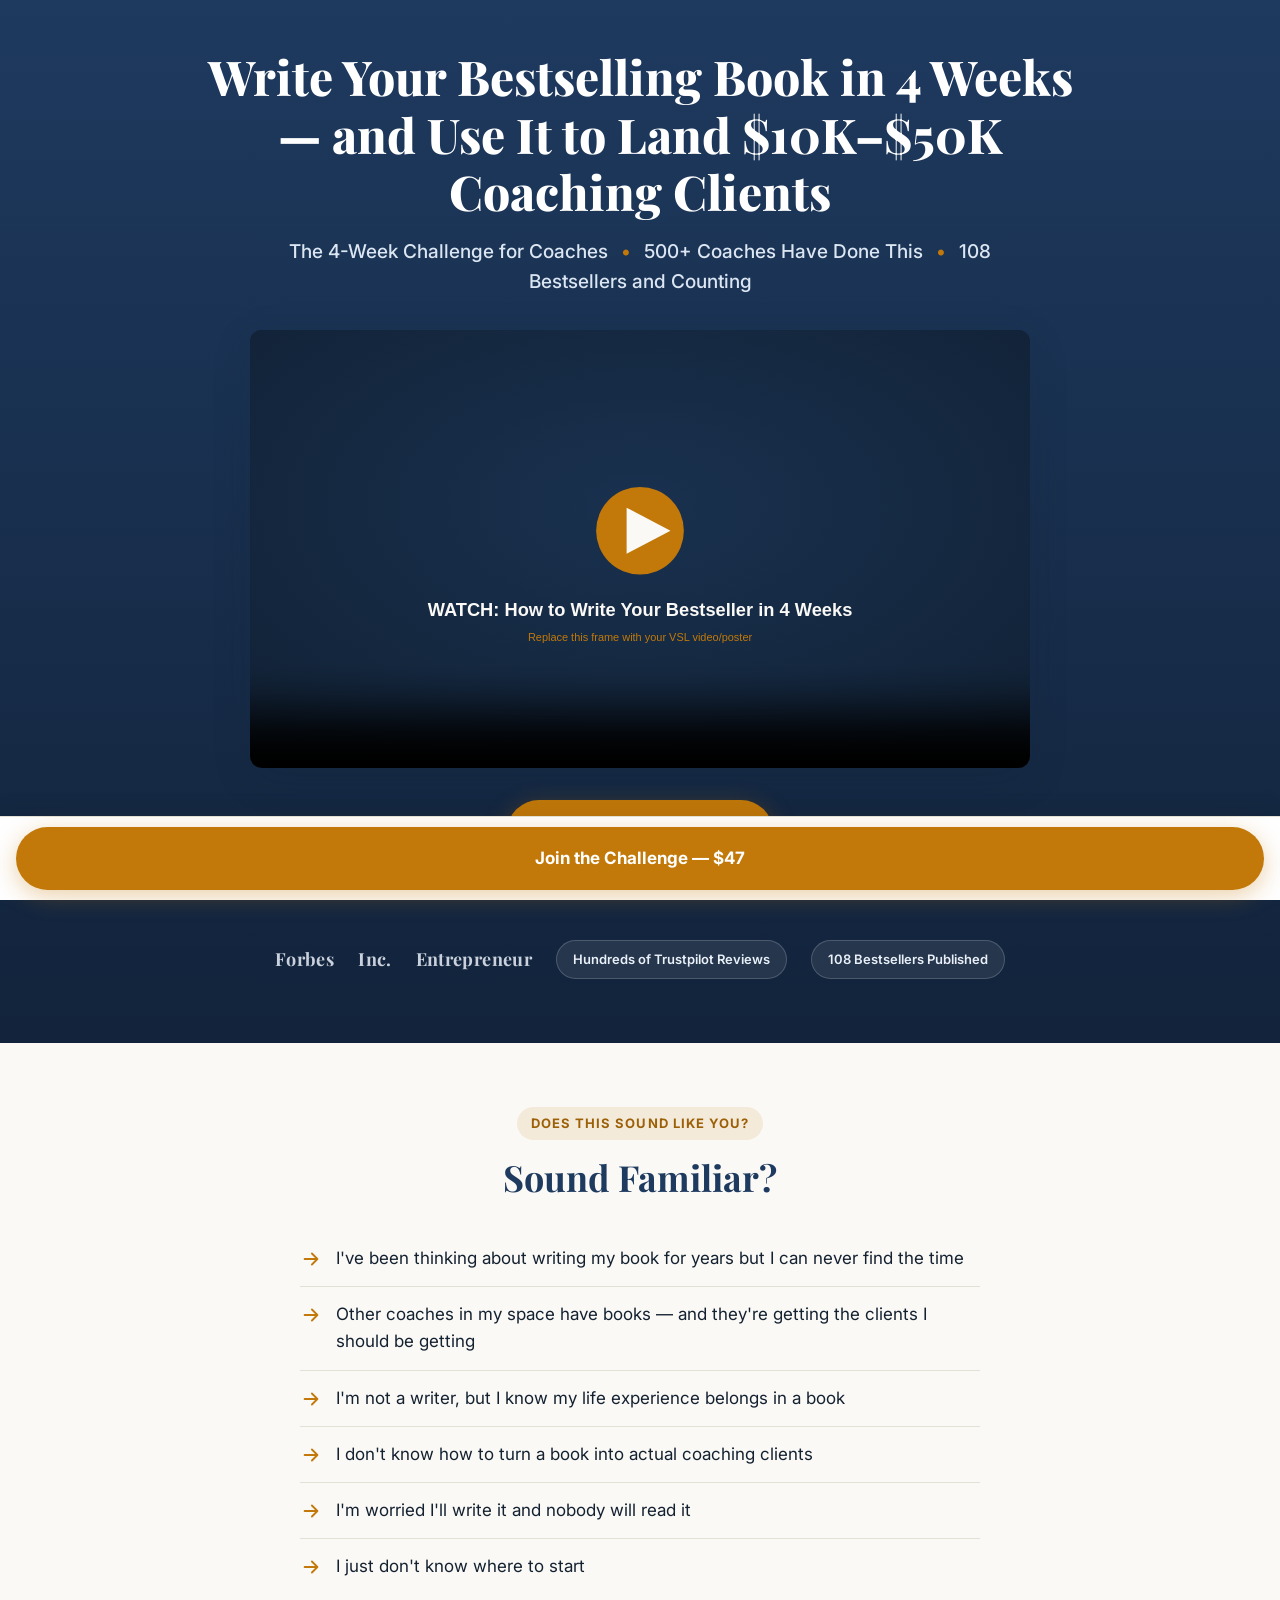
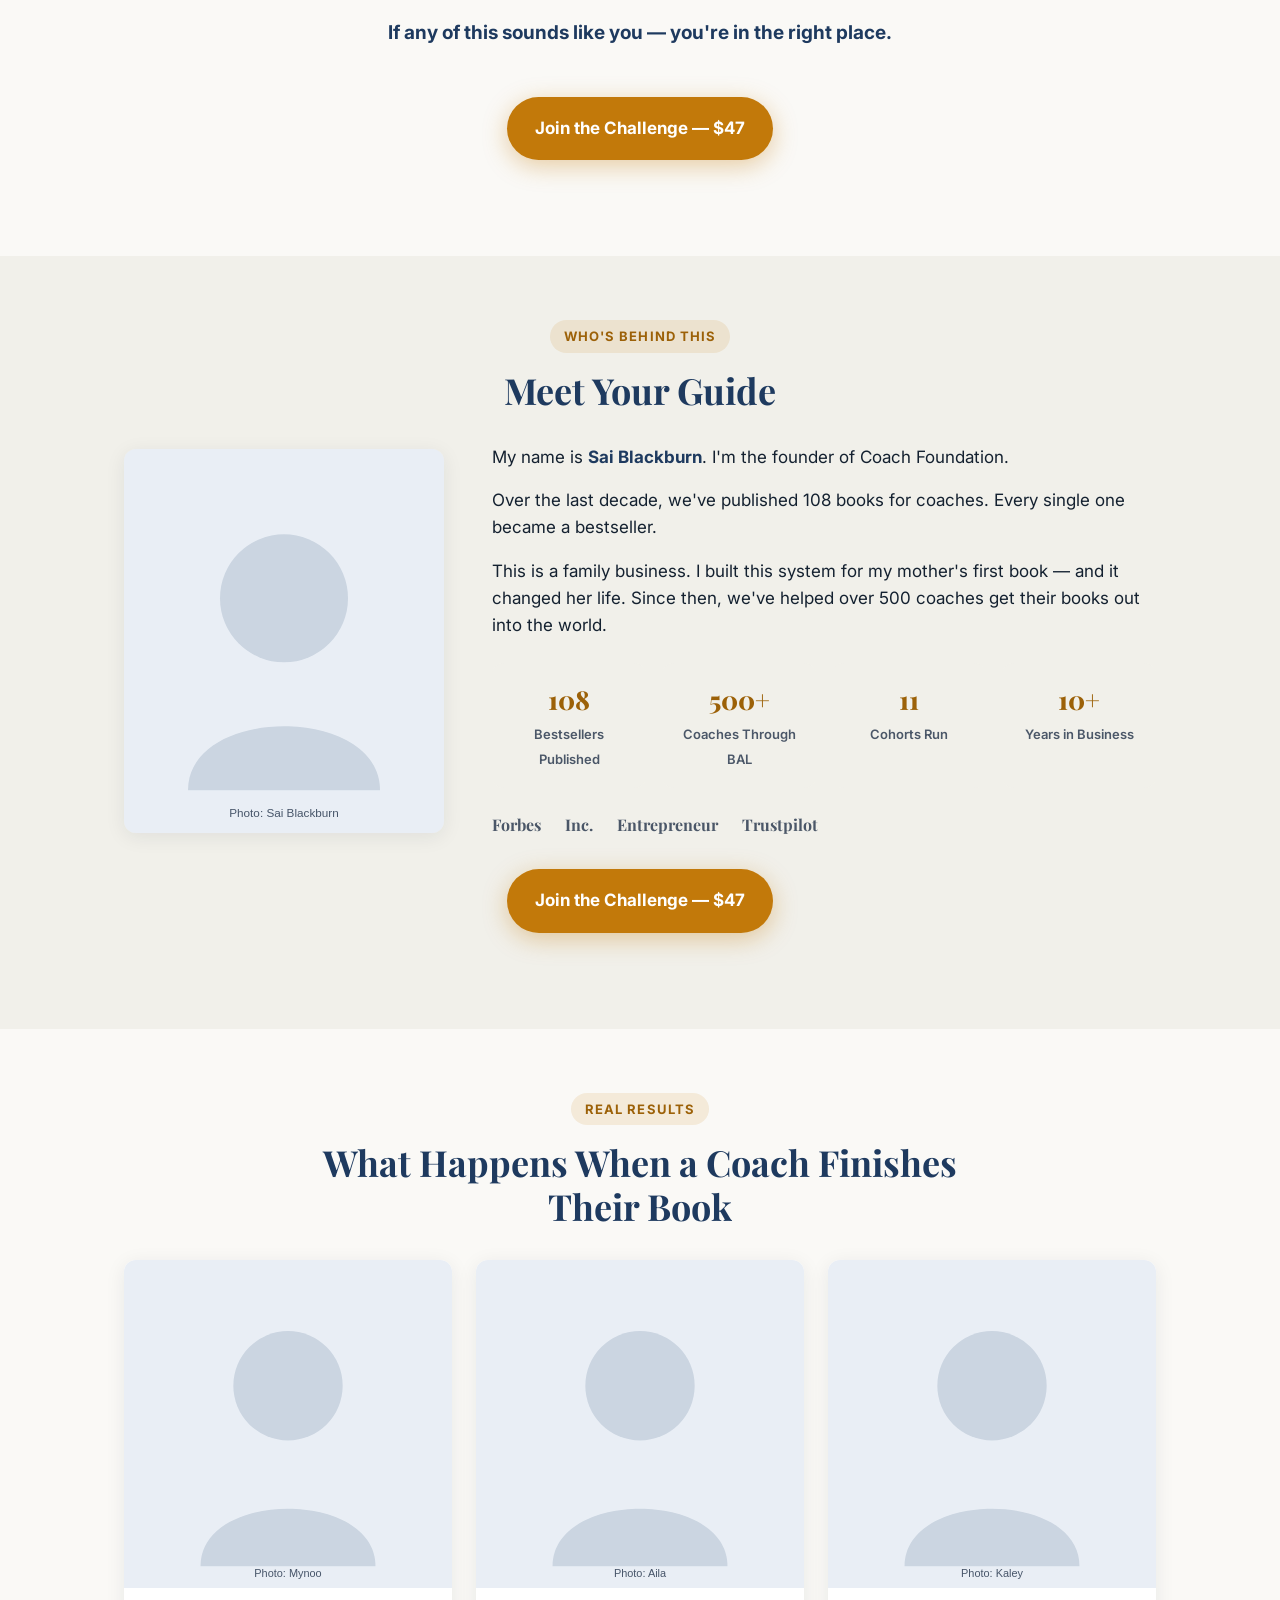
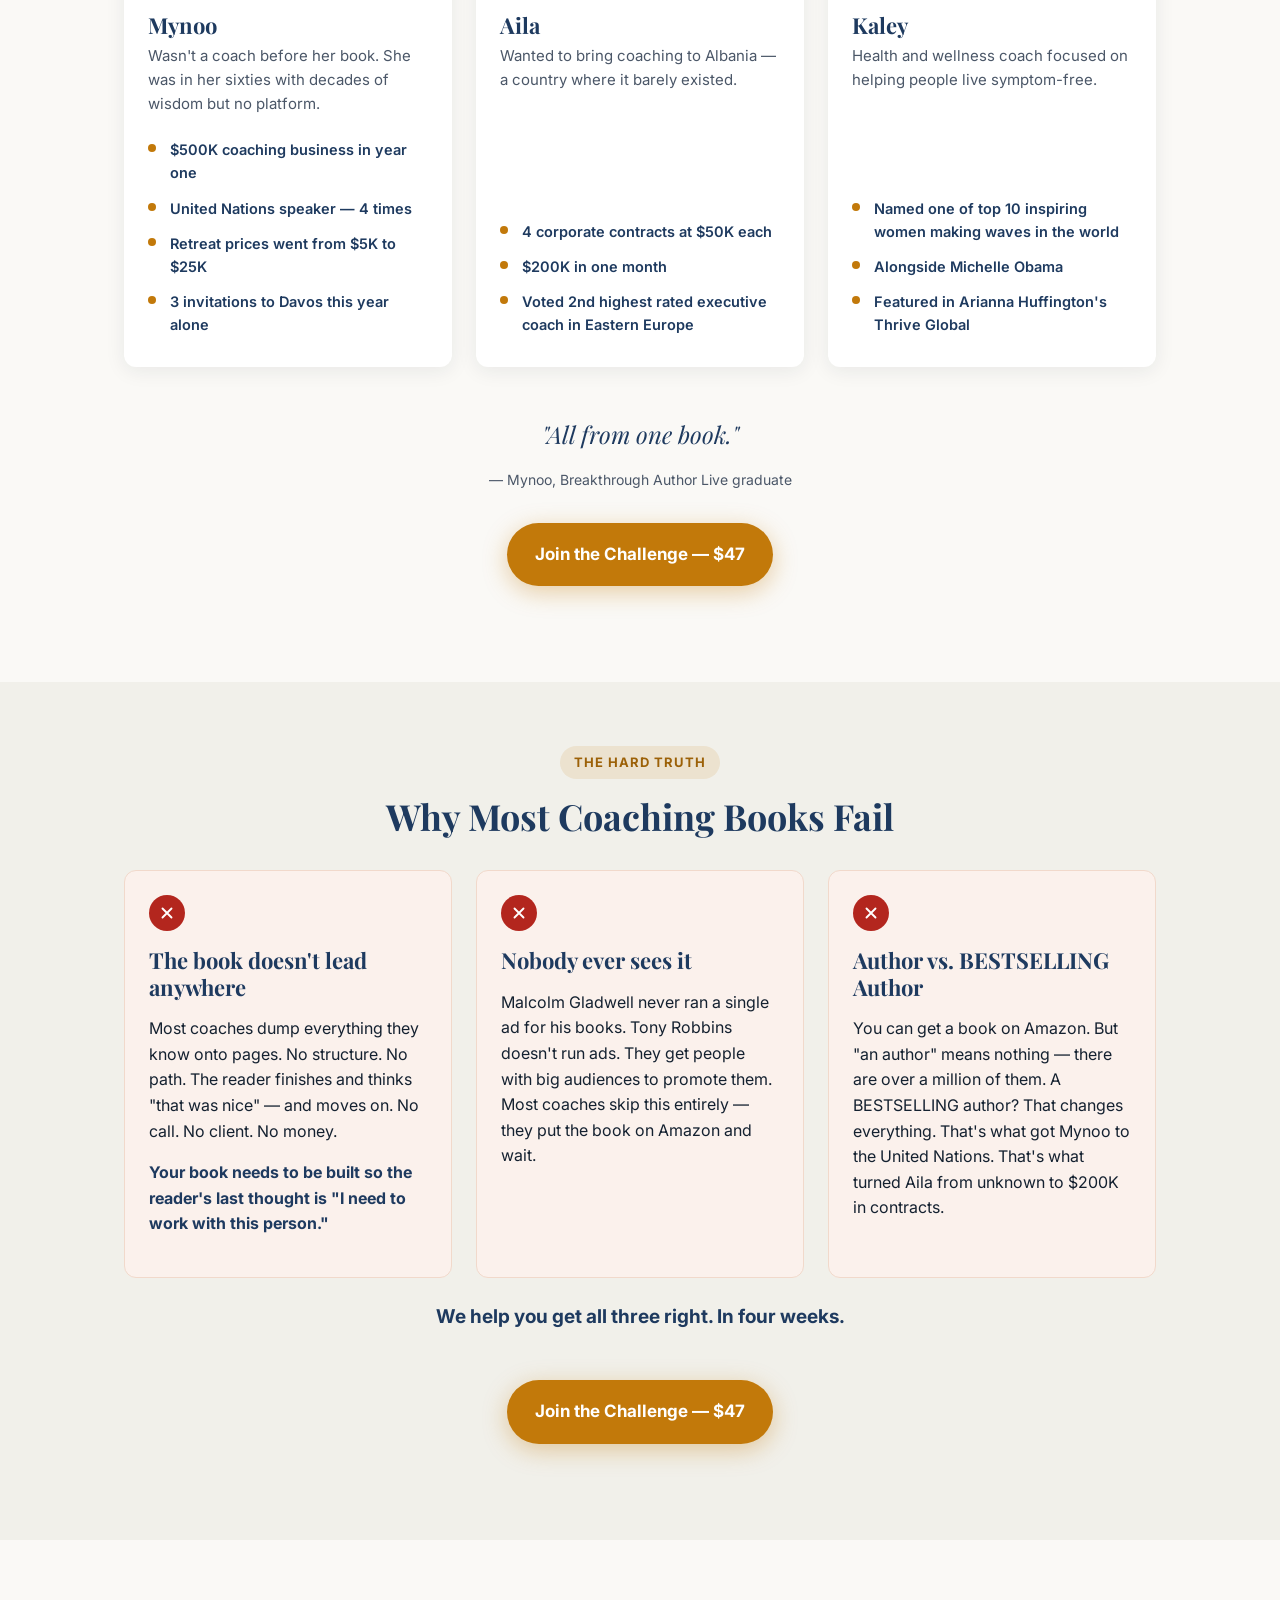
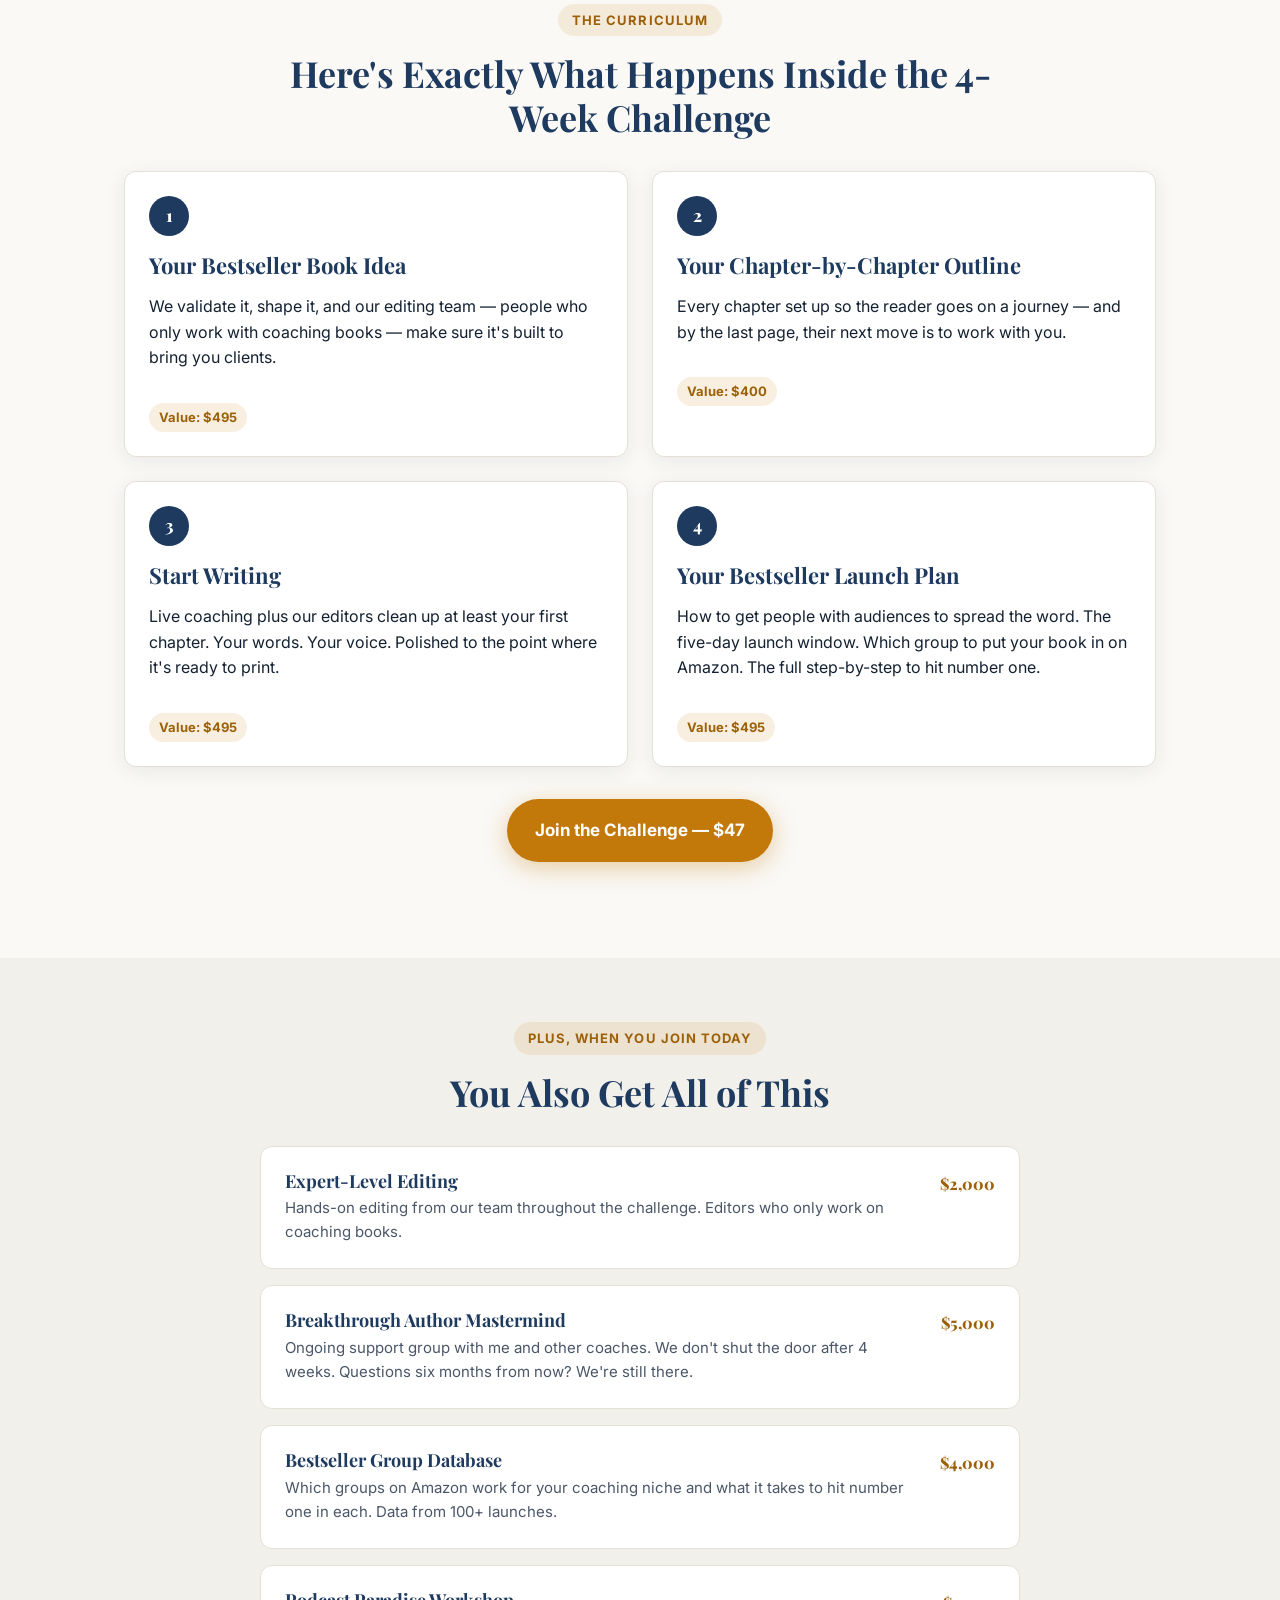
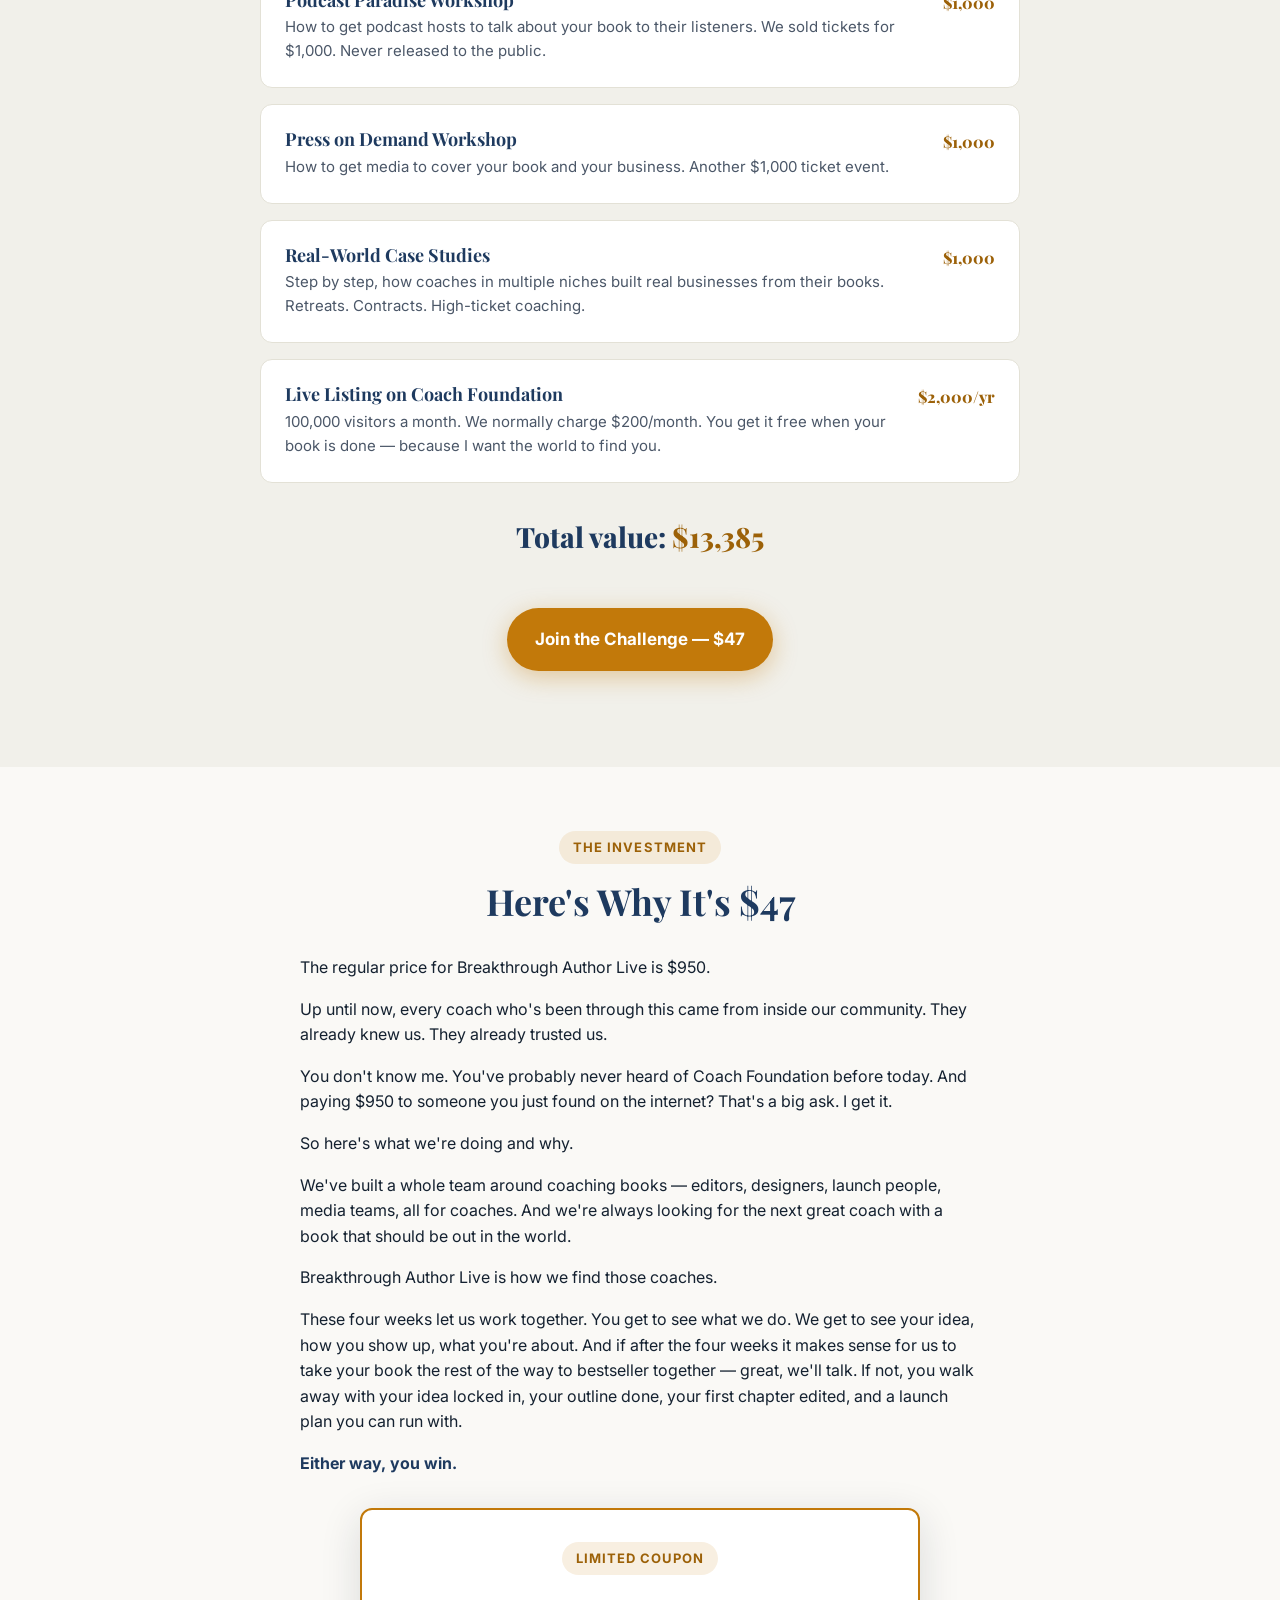
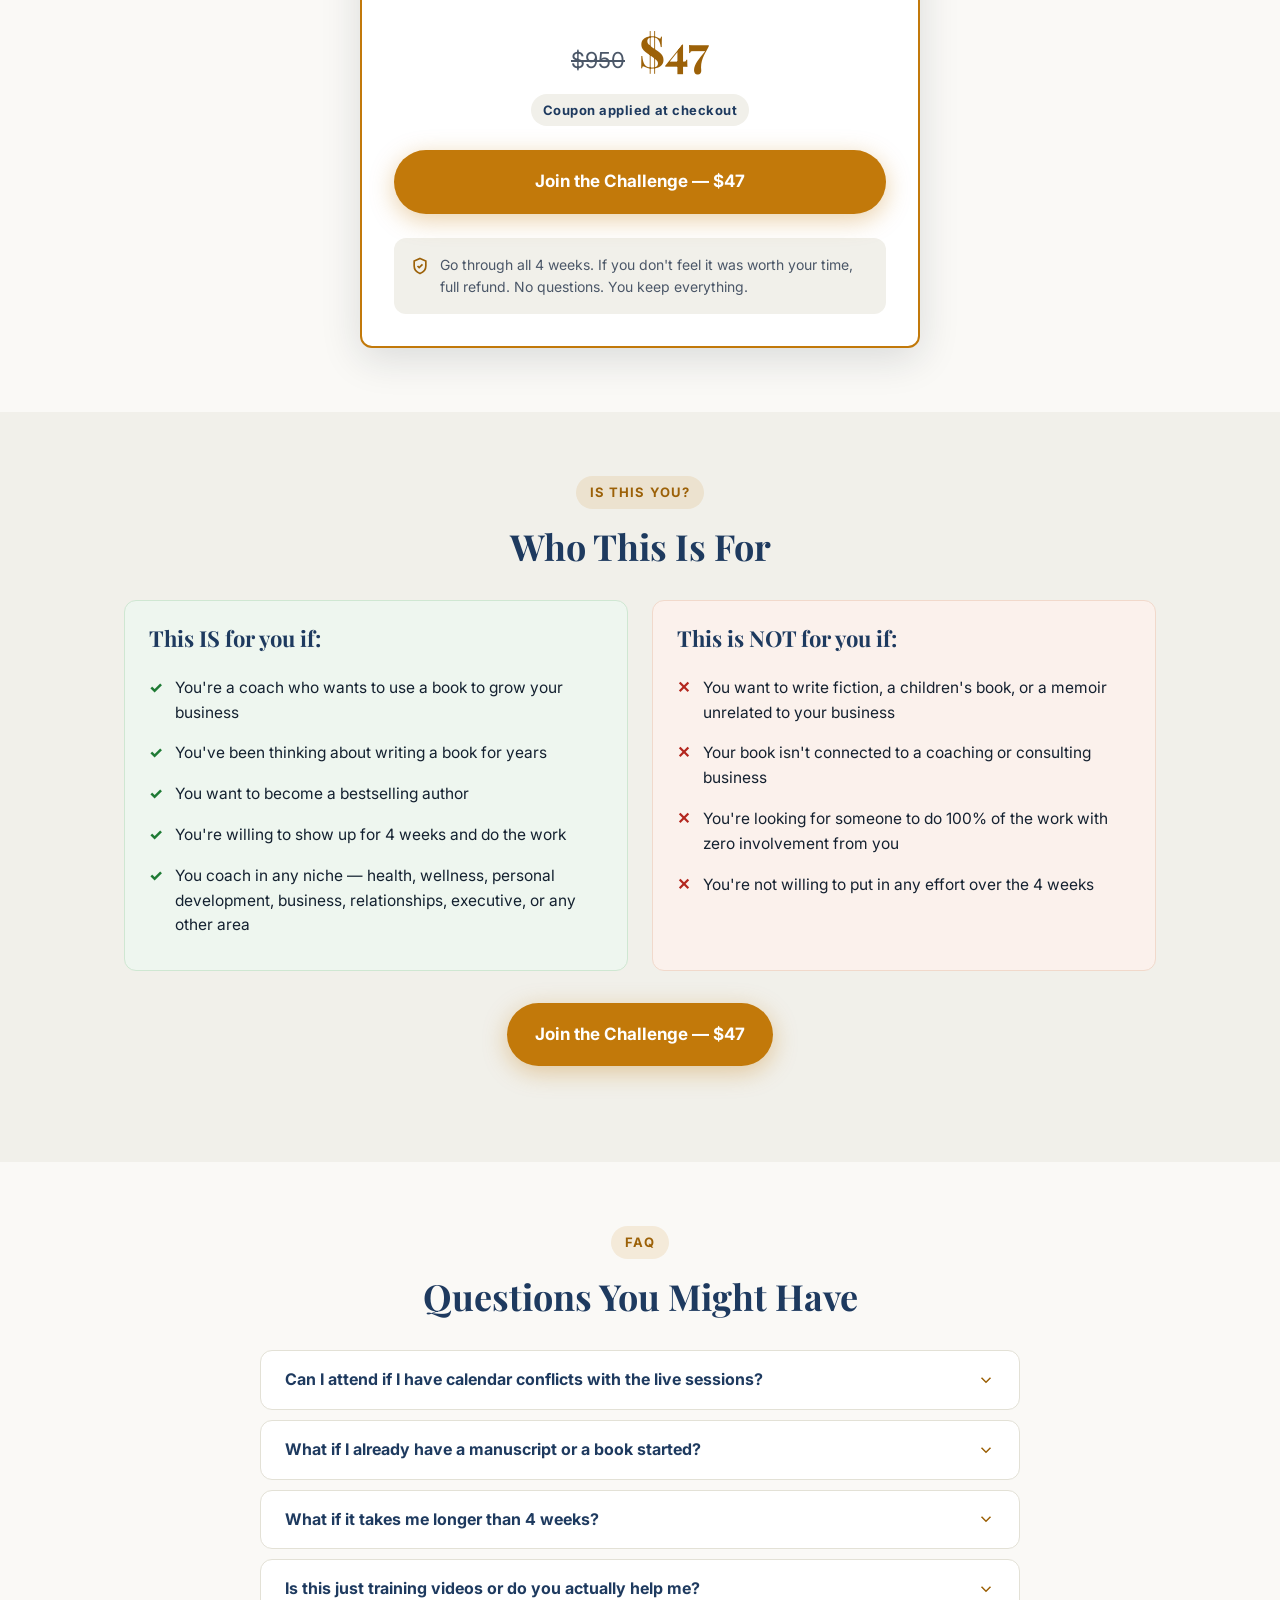
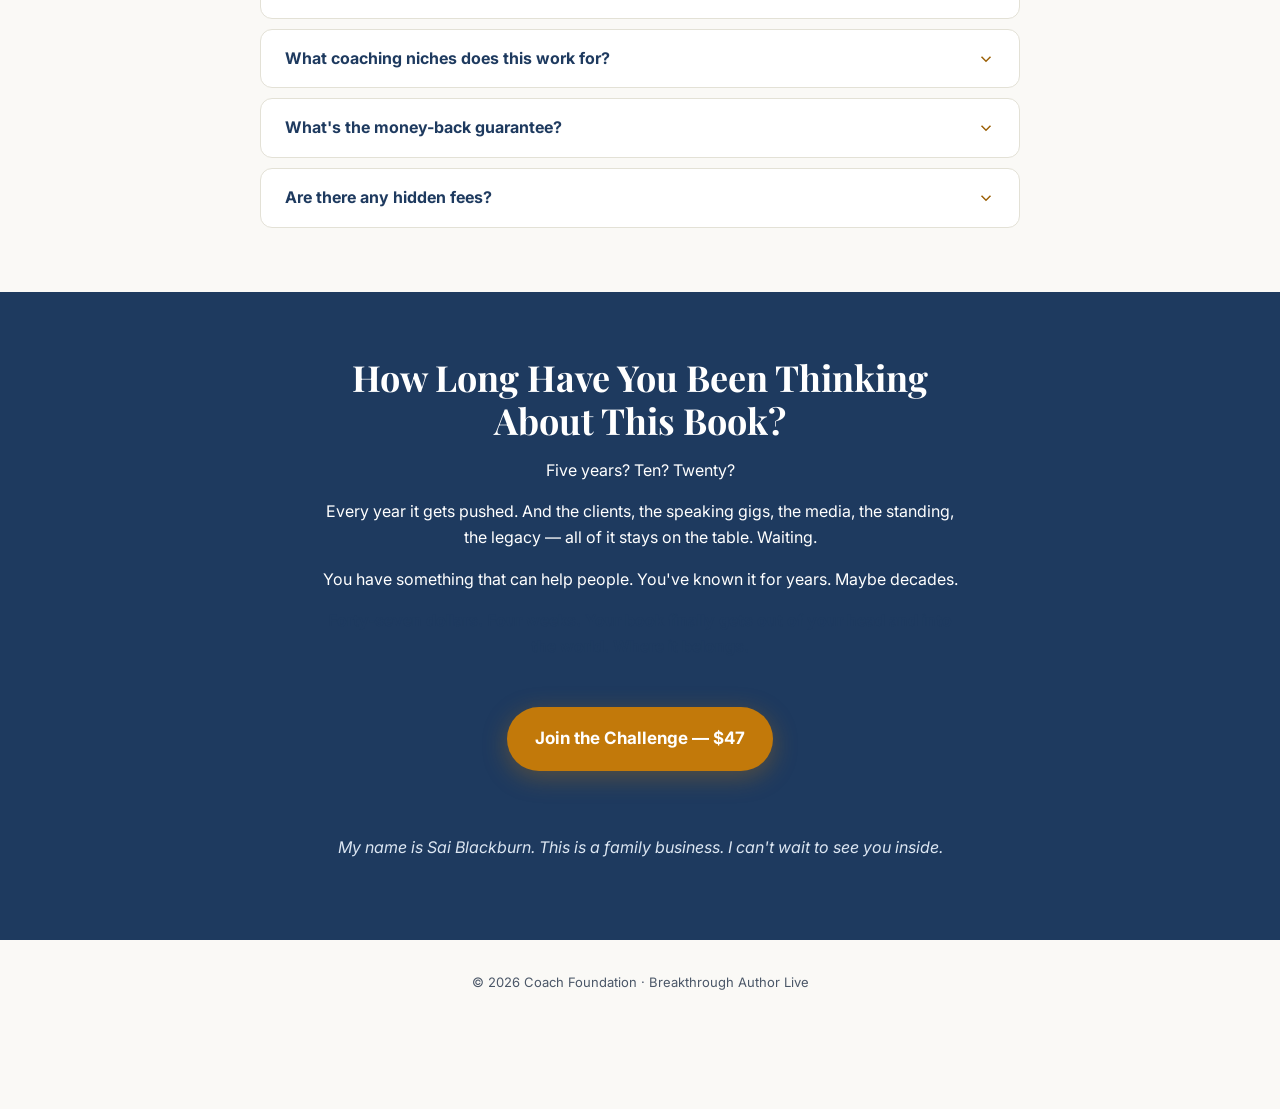
<file: index.html>
<!DOCTYPE html>
<html lang="en">
<head>
<meta charset="UTF-8">
<meta name="viewport" content="width=device-width, initial-scale=1">
<title>Breakthrough Author Live — Write Your Bestseller in 4 Weeks</title>
<meta name="description" content="The 4-Week Challenge for Coaches. Write your bestselling book and use it to land $10K-$50K coaching clients.">
<link rel="stylesheet" href="style.css">
</head>
<body>

<!-- ================= HERO ================= -->
<header class="hero">
  <div class="container">
    <h1>Write Your Bestselling Book in 4 Weeks — and Use It to Land $10K&ndash;$50K Coaching Clients</h1>
    <p class="sub">The 4-Week Challenge for Coaches <span class="dot">&bull;</span> 500+ Coaches Have Done This <span class="dot">&bull;</span> 108 Bestsellers and Counting</p>

    <div class="video-frame">
      <video controls muted playsinline poster="assets/hero-poster.svg">
        <!-- Replace with your real VSL (~15 min) -->
        <source src="" type="video/mp4">
        Your browser doesn't support embedded video. <a href="assets/hero-poster.svg">View poster</a>.
      </video>
    </div>

    <a href="checkout.html" class="btn btn-primary" data-cta="buy">Join the Challenge — $47</a>
    <span class="btn-sub">Regularly $950 &middot; Instantly $47 with your coupon code</span>

    <div class="trust-bar" aria-label="As seen in">
      <span class="logo-pill">Forbes</span>
      <span class="logo-pill">Inc.</span>
      <span class="logo-pill">Entrepreneur</span>
      <span class="stat-pill">Hundreds of Trustpilot Reviews</span>
      <span class="stat-pill">108 Bestsellers Published</span>
    </div>
  </div>
</header>

<!-- ================= SOUND FAMILIAR ================= -->
<section>
  <div class="container">
    <div class="section-head">
      <span class="eyebrow">Does this sound like you?</span>
      <h2>Sound Familiar?</h2>
    </div>
    <ul class="familiar-list">
      <li>
        <svg width="22" height="22" viewBox="0 0 24 24" fill="none" stroke="currentColor" stroke-width="2" stroke-linecap="round" stroke-linejoin="round" aria-hidden="true"><path d="M5 12h14M13 6l6 6-6 6"/></svg>
        <span>I've been thinking about writing my book for years but I can never find the time</span>
      </li>
      <li>
        <svg width="22" height="22" viewBox="0 0 24 24" fill="none" stroke="currentColor" stroke-width="2" stroke-linecap="round" stroke-linejoin="round" aria-hidden="true"><path d="M5 12h14M13 6l6 6-6 6"/></svg>
        <span>Other coaches in my space have books &mdash; and they're getting the clients I should be getting</span>
      </li>
      <li>
        <svg width="22" height="22" viewBox="0 0 24 24" fill="none" stroke="currentColor" stroke-width="2" stroke-linecap="round" stroke-linejoin="round" aria-hidden="true"><path d="M5 12h14M13 6l6 6-6 6"/></svg>
        <span>I'm not a writer, but I know my life experience belongs in a book</span>
      </li>
      <li>
        <svg width="22" height="22" viewBox="0 0 24 24" fill="none" stroke="currentColor" stroke-width="2" stroke-linecap="round" stroke-linejoin="round" aria-hidden="true"><path d="M5 12h14M13 6l6 6-6 6"/></svg>
        <span>I don't know how to turn a book into actual coaching clients</span>
      </li>
      <li>
        <svg width="22" height="22" viewBox="0 0 24 24" fill="none" stroke="currentColor" stroke-width="2" stroke-linecap="round" stroke-linejoin="round" aria-hidden="true"><path d="M5 12h14M13 6l6 6-6 6"/></svg>
        <span>I'm worried I'll write it and nobody will read it</span>
      </li>
      <li>
        <svg width="22" height="22" viewBox="0 0 24 24" fill="none" stroke="currentColor" stroke-width="2" stroke-linecap="round" stroke-linejoin="round" aria-hidden="true"><path d="M5 12h14M13 6l6 6-6 6"/></svg>
        <span>I just don't know where to start</span>
      </li>
    </ul>
    <p class="familiar-close">If any of this sounds like you &mdash; you're in the right place.</p>
    <div class="buy-block">
      <a href="checkout.html" class="btn btn-primary" data-cta="buy">Join the Challenge — $47</a>
    </div>
  </div>
</section>

<!-- ================= CREDIBILITY / ABOUT ================= -->
<section class="section-alt">
  <div class="container">
    <div class="section-head">
      <span class="eyebrow">Who's behind this</span>
      <h2>Meet Your Guide</h2>
    </div>
    <div class="about-grid">
      <div class="about-photo">
        <img src="assets/author-photo.svg" alt="Sai Blackburn, founder of Coach Foundation">
      </div>
      <div class="about-copy">
        <p>My name is <strong>Sai Blackburn</strong>. I'm the founder of Coach Foundation.</p>
        <p>Over the last decade, we've published 108 books for coaches. Every single one became a bestseller.</p>
        <p>This is a family business. I built this system for my mother's first book &mdash; and it changed her life. Since then, we've helped over 500 coaches get their books out into the world.</p>
        <div class="stat-grid">
          <div class="stat-card"><span class="num">108</span><span class="label">Bestsellers Published</span></div>
          <div class="stat-card"><span class="num">500+</span><span class="label">Coaches Through BAL</span></div>
          <div class="stat-card"><span class="num">11</span><span class="label">Cohorts Run</span></div>
          <div class="stat-card"><span class="num">10+</span><span class="label">Years in Business</span></div>
        </div>
        <div class="badge-row">
          <span class="word">Forbes</span><span class="word">Inc.</span><span class="word">Entrepreneur</span><span class="word">Trustpilot</span>
        </div>
      </div>
    </div>
    <div class="buy-block">
      <a href="checkout.html" class="btn btn-primary" data-cta="buy">Join the Challenge — $47</a>
    </div>
  </div>
</section>

<!-- ================= CASE STUDIES ================= -->
<section>
  <div class="container">
    <div class="section-head">
      <span class="eyebrow">Real results</span>
      <h2>What Happens When a Coach Finishes Their Book</h2>
    </div>
    <div class="case-grid">
      <article class="case-card">
        <img src="assets/case-mynoo.svg" alt="Mynoo speaking at a United Nations podium">
        <div class="body">
          <h3>Mynoo</h3>
          <p class="desc">Wasn't a coach before her book. She was in her sixties with decades of wisdom but no platform.</p>
          <ul>
            <li>$500K coaching business in year one</li>
            <li>United Nations speaker &mdash; 4 times</li>
            <li>Retreat prices went from $5K to $25K</li>
            <li>3 invitations to Davos this year alone</li>
          </ul>
        </div>
      </article>
      <article class="case-card">
        <img src="assets/case-aila.svg" alt="Aila, executive coach based in Albania">
        <div class="body">
          <h3>Aila</h3>
          <p class="desc">Wanted to bring coaching to Albania &mdash; a country where it barely existed.</p>
          <ul>
            <li>4 corporate contracts at $50K each</li>
            <li>$200K in one month</li>
            <li>Voted 2nd highest rated executive coach in Eastern Europe</li>
          </ul>
        </div>
      </article>
      <article class="case-card">
        <img src="assets/case-kaley.svg" alt="Kaley, health and wellness coach">
        <div class="body">
          <h3>Kaley</h3>
          <p class="desc">Health and wellness coach focused on helping people live symptom-free.</p>
          <ul>
            <li>Named one of top 10 inspiring women making waves in the world</li>
            <li>Alongside Michelle Obama</li>
            <li>Featured in Arianna Huffington's Thrive Global</li>
          </ul>
        </div>
      </article>
    </div>
    <p class="pull-quote">"All from one book."<cite>&mdash; Mynoo, Breakthrough Author Live graduate</cite></p>
    <div class="buy-block">
      <a href="checkout.html" class="btn btn-primary" data-cta="buy">Join the Challenge — $47</a>
    </div>
  </div>
</section>

<!-- ================= WHERE COACHES GET IT WRONG ================= -->
<section class="section-alt">
  <div class="container">
    <div class="section-head">
      <span class="eyebrow">The hard truth</span>
      <h2>Why Most Coaching Books Fail</h2>
    </div>
    <div class="wrong-grid">
      <div class="wrong-card">
        <div class="x-icon">
          <svg width="18" height="18" viewBox="0 0 24 24" fill="none" stroke="currentColor" stroke-width="2.5" stroke-linecap="round" aria-hidden="true"><path d="M6 6l12 12M18 6L6 18"/></svg>
        </div>
        <h3>The book doesn't lead anywhere</h3>
        <p>Most coaches dump everything they know onto pages. No structure. No path. The reader finishes and thinks "that was nice" &mdash; and moves on. No call. No client. No money.</p>
        <p><strong>Your book needs to be built so the reader's last thought is "I need to work with this person."</strong></p>
      </div>
      <div class="wrong-card">
        <div class="x-icon">
          <svg width="18" height="18" viewBox="0 0 24 24" fill="none" stroke="currentColor" stroke-width="2.5" stroke-linecap="round" aria-hidden="true"><path d="M6 6l12 12M18 6L6 18"/></svg>
        </div>
        <h3>Nobody ever sees it</h3>
        <p>Malcolm Gladwell never ran a single ad for his books. Tony Robbins doesn't run ads. They get people with big audiences to promote them. Most coaches skip this entirely &mdash; they put the book on Amazon and wait.</p>
      </div>
      <div class="wrong-card">
        <div class="x-icon">
          <svg width="18" height="18" viewBox="0 0 24 24" fill="none" stroke="currentColor" stroke-width="2.5" stroke-linecap="round" aria-hidden="true"><path d="M6 6l12 12M18 6L6 18"/></svg>
        </div>
        <h3>Author vs. BESTSELLING Author</h3>
        <p>You can get a book on Amazon. But "an author" means nothing &mdash; there are over a million of them. A BESTSELLING author? That changes everything. That's what got Mynoo to the United Nations. That's what turned Aila from unknown to $200K in contracts.</p>
      </div>
    </div>
    <p class="wrong-close">We help you get all three right. In four weeks.</p>
    <div class="buy-block">
      <a href="checkout.html" class="btn btn-primary" data-cta="buy">Join the Challenge — $47</a>
    </div>
  </div>
</section>

<!-- ================= WEEK BY WEEK ================= -->
<section>
  <div class="container">
    <div class="section-head">
      <span class="eyebrow">The curriculum</span>
      <h2>Here's Exactly What Happens Inside the 4-Week Challenge</h2>
    </div>
    <div class="week-grid">
      <div class="week-card">
        <span class="week-num">1</span>
        <h3>Your Bestseller Book Idea</h3>
        <p>We validate it, shape it, and our editing team &mdash; people who only work with coaching books &mdash; make sure it's built to bring you clients.</p>
        <span class="value">Value: $495</span>
      </div>
      <div class="week-card">
        <span class="week-num">2</span>
        <h3>Your Chapter-by-Chapter Outline</h3>
        <p>Every chapter set up so the reader goes on a journey &mdash; and by the last page, their next move is to work with you.</p>
        <span class="value">Value: $400</span>
      </div>
      <div class="week-card">
        <span class="week-num">3</span>
        <h3>Start Writing</h3>
        <p>Live coaching plus our editors clean up at least your first chapter. Your words. Your voice. Polished to the point where it's ready to print.</p>
        <span class="value">Value: $495</span>
      </div>
      <div class="week-card">
        <span class="week-num">4</span>
        <h3>Your Bestseller Launch Plan</h3>
        <p>How to get people with audiences to spread the word. The five-day launch window. Which group to put your book in on Amazon. The full step-by-step to hit number one.</p>
        <span class="value">Value: $495</span>
      </div>
    </div>
    <div class="buy-block">
      <a href="checkout.html" class="btn btn-primary" data-cta="buy">Join the Challenge — $47</a>
    </div>
  </div>
</section>

<!-- ================= BONUS STACK ================= -->
<section class="section-alt">
  <div class="container">
    <div class="section-head">
      <span class="eyebrow">Plus, when you join today</span>
      <h2>You Also Get All of This</h2>
    </div>
    <div class="bonus-list">
      <div class="bonus-item">
        <div class="info"><h3>Expert-Level Editing</h3><p>Hands-on editing from our team throughout the challenge. Editors who only work on coaching books.</p></div>
        <span class="value">$2,000</span>
      </div>
      <div class="bonus-item">
        <div class="info"><h3>Breakthrough Author Mastermind</h3><p>Ongoing support group with me and other coaches. We don't shut the door after 4 weeks. Questions six months from now? We're still there.</p></div>
        <span class="value">$5,000</span>
      </div>
      <div class="bonus-item">
        <div class="info"><h3>Bestseller Group Database</h3><p>Which groups on Amazon work for your coaching niche and what it takes to hit number one in each. Data from 100+ launches.</p></div>
        <span class="value">$4,000</span>
      </div>
      <div class="bonus-item">
        <div class="info"><h3>Podcast Paradise Workshop</h3><p>How to get podcast hosts to talk about your book to their listeners. We sold tickets for $1,000. Never released to the public.</p></div>
        <span class="value">$1,000</span>
      </div>
      <div class="bonus-item">
        <div class="info"><h3>Press on Demand Workshop</h3><p>How to get media to cover your book and your business. Another $1,000 ticket event.</p></div>
        <span class="value">$1,000</span>
      </div>
      <div class="bonus-item">
        <div class="info"><h3>Real-World Case Studies</h3><p>Step by step, how coaches in multiple niches built real businesses from their books. Retreats. Contracts. High-ticket coaching.</p></div>
        <span class="value">$1,000</span>
      </div>
      <div class="bonus-item">
        <div class="info"><h3>Live Listing on Coach Foundation</h3><p>100,000 visitors a month. We normally charge $200/month. You get it free when your book is done &mdash; because I want the world to find you.</p></div>
        <span class="value">$2,000/yr</span>
      </div>
    </div>
    <p class="total-value">Total value: <span>$13,385</span></p>
    <div class="buy-block">
      <a href="checkout.html" class="btn btn-primary" data-cta="buy">Join the Challenge — $47</a>
    </div>
  </div>
</section>

<!-- ================= PRICE ================= -->
<section id="price">
  <div class="container">
    <div class="section-head">
      <span class="eyebrow">The investment</span>
      <h2>Here's Why It's $47</h2>
    </div>
    <div style="max-width:680px;margin:0 auto var(--space-4);">
      <p>The regular price for Breakthrough Author Live is $950.</p>
      <p>Up until now, every coach who's been through this came from inside our community. They already knew us. They already trusted us.</p>
      <p>You don't know me. You've probably never heard of Coach Foundation before today. And paying $950 to someone you just found on the internet? That's a big ask. I get it.</p>
      <p>So here's what we're doing and why.</p>
      <p>We've built a whole team around coaching books &mdash; editors, designers, launch people, media teams, all for coaches. And we're always looking for the next great coach with a book that should be out in the world.</p>
      <p>Breakthrough Author Live is how we find those coaches.</p>
      <p>These four weeks let us work together. You get to see what we do. We get to see your idea, how you show up, what you're about. And if after the four weeks it makes sense for us to take your book the rest of the way to bestseller together &mdash; great, we'll talk. If not, you walk away with your idea locked in, your outline done, your first chapter edited, and a launch plan you can run with.</p>
      <p><strong>Either way, you win.</strong></p>
    </div>
    <div class="price-box">
      <div class="eyebrow">Limited coupon</div>
      <div class="price-display">
        <span class="was">$950</span>
        <span class="now">$47</span>
        <br>
        <span class="code">Coupon applied at checkout</span>
      </div>
      <a href="checkout.html" class="btn btn-primary btn-block" data-cta="buy">Join the Challenge — $47</a>
      <div class="guarantee-badge">
        <svg width="20" height="20" viewBox="0 0 24 24" fill="none" stroke="currentColor" stroke-width="2" aria-hidden="true"><path d="M12 3l7 3v6c0 4.5-3 7.5-7 9-4-1.5-7-4.5-7-9V6l7-3z"/><path d="M9 12l2 2 4-4"/></svg>
        <span>Go through all 4 weeks. If you don't feel it was worth your time, full refund. No questions. You keep everything.</span>
      </div>
    </div>
  </div>
</section>

<!-- ================= WHO THIS IS FOR ================= -->
<section class="section-alt">
  <div class="container">
    <div class="section-head">
      <span class="eyebrow">Is this you?</span>
      <h2>Who This Is For</h2>
    </div>
    <div class="fitcheck-grid">
      <div class="fitcheck-card yes">
        <h3>This IS for you if:</h3>
        <ul>
          <li>You're a coach who wants to use a book to grow your business</li>
          <li>You've been thinking about writing a book for years</li>
          <li>You want to become a bestselling author</li>
          <li>You're willing to show up for 4 weeks and do the work</li>
          <li>You coach in any niche &mdash; health, wellness, personal development, business, relationships, executive, or any other area</li>
        </ul>
      </div>
      <div class="fitcheck-card no">
        <h3>This is NOT for you if:</h3>
        <ul>
          <li>You want to write fiction, a children's book, or a memoir unrelated to your business</li>
          <li>Your book isn't connected to a coaching or consulting business</li>
          <li>You're looking for someone to do 100% of the work with zero involvement from you</li>
          <li>You're not willing to put in any effort over the 4 weeks</li>
        </ul>
      </div>
    </div>
    <div class="buy-block">
      <a href="checkout.html" class="btn btn-primary" data-cta="buy">Join the Challenge — $47</a>
    </div>
  </div>
</section>

<!-- ================= FAQ ================= -->
<section>
  <div class="container">
    <div class="section-head">
      <span class="eyebrow">FAQ</span>
      <h2>Questions You Might Have</h2>
    </div>
    <div class="faq-list">
      <details class="faq-item">
        <summary>Can I attend if I have calendar conflicts with the live sessions?
          <svg class="chev" width="18" height="18" viewBox="0 0 24 24" fill="none" stroke="currentColor" stroke-width="2" aria-hidden="true"><path d="M6 9l6 6 6-6"/></svg>
        </summary>
        <p class="answer">Yes. We record every session and we support you outside of the live calls too. We have this very often &mdash; many coaches go through the replays and still get everything done.</p>
      </details>
      <details class="faq-item">
        <summary>What if I already have a manuscript or a book started?
          <svg class="chev" width="18" height="18" viewBox="0 0 24 24" fill="none" stroke="currentColor" stroke-width="2" aria-hidden="true"><path d="M6 9l6 6 6-6"/></svg>
        </summary>
        <p class="answer">Great. We'll refine what you have, structure it properly, and build your launch strategy. You're ahead of the game.</p>
      </details>
      <details class="faq-item">
        <summary>What if it takes me longer than 4 weeks?
          <svg class="chev" width="18" height="18" viewBox="0 0 24 24" fill="none" stroke="currentColor" stroke-width="2" aria-hidden="true"><path d="M6 9l6 6 6-6"/></svg>
        </summary>
        <p class="answer">That's why the Mastermind stays open. Our focus in Breakthrough Author Live is to get the train moving. Many coaches complete their entire book within 6 months. Some finish during the 4 weeks. Either way, we're there for you after.</p>
      </details>
      <details class="faq-item">
        <summary>Is this just training videos or do you actually help me?
          <svg class="chev" width="18" height="18" viewBox="0 0 24 24" fill="none" stroke="currentColor" stroke-width="2" aria-hidden="true"><path d="M6 9l6 6 6-6"/></svg>
        </summary>
        <p class="answer">Our editing team actively works on your material. They review your book idea, your outline, and edit your first chapter. This is hands-on, not just information.</p>
      </details>
      <details class="faq-item">
        <summary>What coaching niches does this work for?
          <svg class="chev" width="18" height="18" viewBox="0 0 24 24" fill="none" stroke="currentColor" stroke-width="2" aria-hidden="true"><path d="M6 9l6 6 6-6"/></svg>
        </summary>
        <p class="answer">All of them. We've published bestsellers across health, wellness, personal development, business, finance, relationships, executive coaching, and many others. The system works regardless of niche.</p>
      </details>
      <details class="faq-item">
        <summary>What's the money-back guarantee?
          <svg class="chev" width="18" height="18" viewBox="0 0 24 24" fill="none" stroke="currentColor" stroke-width="2" aria-hidden="true"><path d="M6 9l6 6 6-6"/></svg>
        </summary>
        <p class="answer">Go through all 4 weeks. If you don't feel it was worth your time, we'll refund every penny. No questions asked. And you keep everything we've done for you.</p>
      </details>
      <details class="faq-item">
        <summary>Are there any hidden fees?
          <svg class="chev" width="18" height="18" viewBox="0 0 24 24" fill="none" stroke="currentColor" stroke-width="2" aria-hidden="true"><path d="M6 9l6 6 6-6"/></svg>
        </summary>
        <p class="answer">None. $47 is the total investment for the challenge.</p>
      </details>
    </div>
  </div>
</section>

<!-- ================= FINAL CTA ================= -->
<section class="final-cta" id="final-buy">
  <div class="container">
    <h2>How Long Have You Been Thinking About This Book?</h2>
    <p>Five years? Ten? Twenty?</p>
    <p>Every year it gets pushed. And the clients, the speaking gigs, the media, the standing, the legacy &mdash; all of it stays on the table. Waiting.</p>
    <p>You have something that can help people. You've known it for years. Maybe decades.</p>
    <p><strong>Forty-seven dollars. Four weeks. Your book finally gets out of your head and into the world. Where it belongs.</strong></p>
    <div class="buy-block">
      <a href="checkout.html" class="btn btn-primary" data-cta="buy">Join the Challenge — $47</a>
    </div>
    <p class="signoff">My name is Sai Blackburn. This is a family business. I can't wait to see you inside.</p>
  </div>
</section>

<footer class="site-footer">
  &copy; 2026 Coach Foundation &middot; Breakthrough Author Live
</footer>

<!-- Sticky mobile CTA -->
<div class="sticky-cta">
  <a href="checkout.html" class="btn btn-primary" data-cta="buy">Join the Challenge — $47</a>
</div>

<script src="script.js"></script>
</body>
</html>
</file>
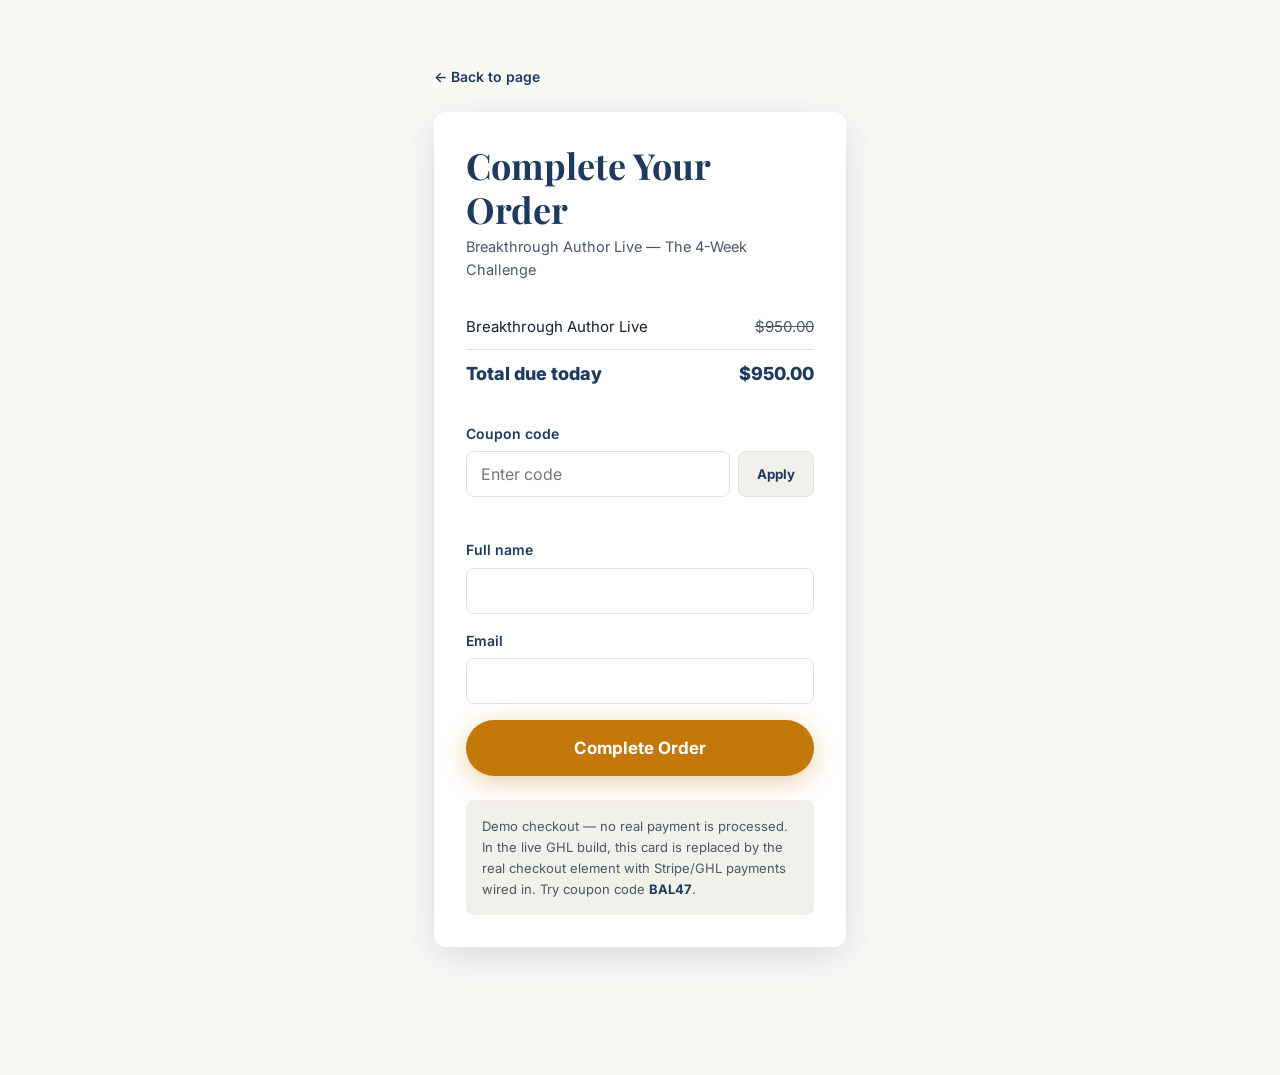
<file: checkout.html>
<!DOCTYPE html>
<html lang="en">
<head>
<meta charset="UTF-8">
<meta name="viewport" content="width=device-width, initial-scale=1">
<title>Checkout — Breakthrough Author Live</title>
<link rel="stylesheet" href="style.css">
<style>
  body { padding-bottom: var(--space-6); }
  .checkout-wrap { max-width: 460px; margin: var(--space-6) auto; padding: 0 var(--space-3); }
  .checkout-card {
    background: var(--color-card);
    border-radius: var(--radius);
    box-shadow: var(--shadow-card-lg);
    padding: var(--space-4);
  }
  .order-row { display: flex; justify-content: space-between; padding: 10px 0; border-bottom: 1px solid var(--color-border); font-size: 15px; }
  .order-row.total { font-weight: 800; font-size: 18px; border-bottom: none; color: var(--color-primary); }
  .order-row .strike { text-decoration: line-through; color: var(--color-muted-foreground); }
  label { display: block; font-weight: 600; font-size: 14px; margin-bottom: 6px; color: var(--color-primary); }
  input[type="text"], input[type="email"] {
    width: 100%; padding: 12px 14px; border-radius: 8px; border: 1px solid var(--color-border);
    font-size: 16px; margin-bottom: var(--space-2); font-family: var(--font-body);
  }
  input:focus-visible { outline: 3px solid var(--color-primary); outline-offset: 1px; }
  .coupon-row { display: flex; gap: 8px; margin-bottom: var(--space-2); }
  .coupon-row input { margin-bottom: 0; }
  .btn-outline {
    background: var(--color-muted); color: var(--color-primary); border: 1px solid var(--color-border);
    font-weight: 700; border-radius: 8px; padding: 0 18px; cursor: pointer; font-family: var(--font-body);
    min-height: 44px;
  }
  #coupon-msg { font-size: 13.5px; font-weight: 600; min-height: 18px; margin: -8px 0 var(--space-2); }
  #coupon-msg.ok { color: #1E7A34; }
  #coupon-msg.err { color: var(--color-destructive); }
  .demo-note {
    background: var(--color-muted); border-radius: 8px; padding: var(--space-2);
    font-size: 13px; color: var(--color-muted-foreground); margin-top: var(--space-3);
  }
  a.back-link { display: inline-block; margin-bottom: var(--space-3); font-size: 14px; color: var(--color-primary); font-weight: 600; text-decoration: none; }
</style>
</head>
<body>
<div class="checkout-wrap">
  <a href="index.html" class="back-link">&larr; Back to page</a>
  <div class="checkout-card">
    <h2 style="margin-bottom:4px;">Complete Your Order</h2>
    <p style="color:var(--color-muted-foreground);font-size:14.5px;">Breakthrough Author Live &mdash; The 4-Week Challenge</p>

    <div style="margin:var(--space-3) 0;">
      <div class="order-row">
        <span>Breakthrough Author Live</span>
        <span class="strike" id="price-was">$950.00</span>
      </div>
      <div class="order-row total">
        <span>Total due today</span>
        <span id="price-now">$950.00</span>
      </div>
    </div>

    <label for="coupon">Coupon code</label>
    <div class="coupon-row">
      <input type="text" id="coupon" placeholder="Enter code">
      <button type="button" class="btn-outline" id="apply-coupon">Apply</button>
    </div>
    <div id="coupon-msg" aria-live="polite"></div>

    <form id="order-form">
      <label for="name">Full name</label>
      <input type="text" id="name" required autocomplete="name">
      <label for="email">Email</label>
      <input type="email" id="email" required autocomplete="email">
      <button type="submit" class="btn btn-primary btn-block">Complete Order</button>
    </form>

    <div class="demo-note">
      Demo checkout &mdash; no real payment is processed. In the live GHL build, this card is replaced by the real checkout element with Stripe/GHL payments wired in. Try coupon code <strong>BAL47</strong>.
    </div>
  </div>
</div>

<script>
  var FULL_PRICE = 950;
  var SALE_PRICE = 47;
  var VALID_CODE = 'BAL47';
  var applied = false;

  function formatPrice(n) { return '$' + n.toFixed(2); }

  document.getElementById('apply-coupon').addEventListener('click', function () {
    var code = document.getElementById('coupon').value.trim().toUpperCase();
    var msg = document.getElementById('coupon-msg');
    if (code === VALID_CODE) {
      applied = true;
      document.getElementById('price-now').textContent = formatPrice(SALE_PRICE);
      msg.textContent = 'Coupon applied! Price dropped to $47.';
      msg.className = 'ok';
    } else {
      msg.textContent = 'That code is not valid. Try BAL47.';
      msg.className = 'err';
    }
  });

  document.getElementById('order-form').addEventListener('submit', function (e) {
    e.preventDefault();
    var order = {
      name: document.getElementById('name').value,
      email: document.getElementById('email').value,
      price: applied ? SALE_PRICE : FULL_PRICE,
      purchasedAt: new Date().toISOString()
    };
    localStorage.setItem('bal_order', JSON.stringify(order));
    console.log('[pixel] Purchase (placeholder)');
    window.location.href = 'oto.html';
  });
</script>
</body>
</html>
</file>
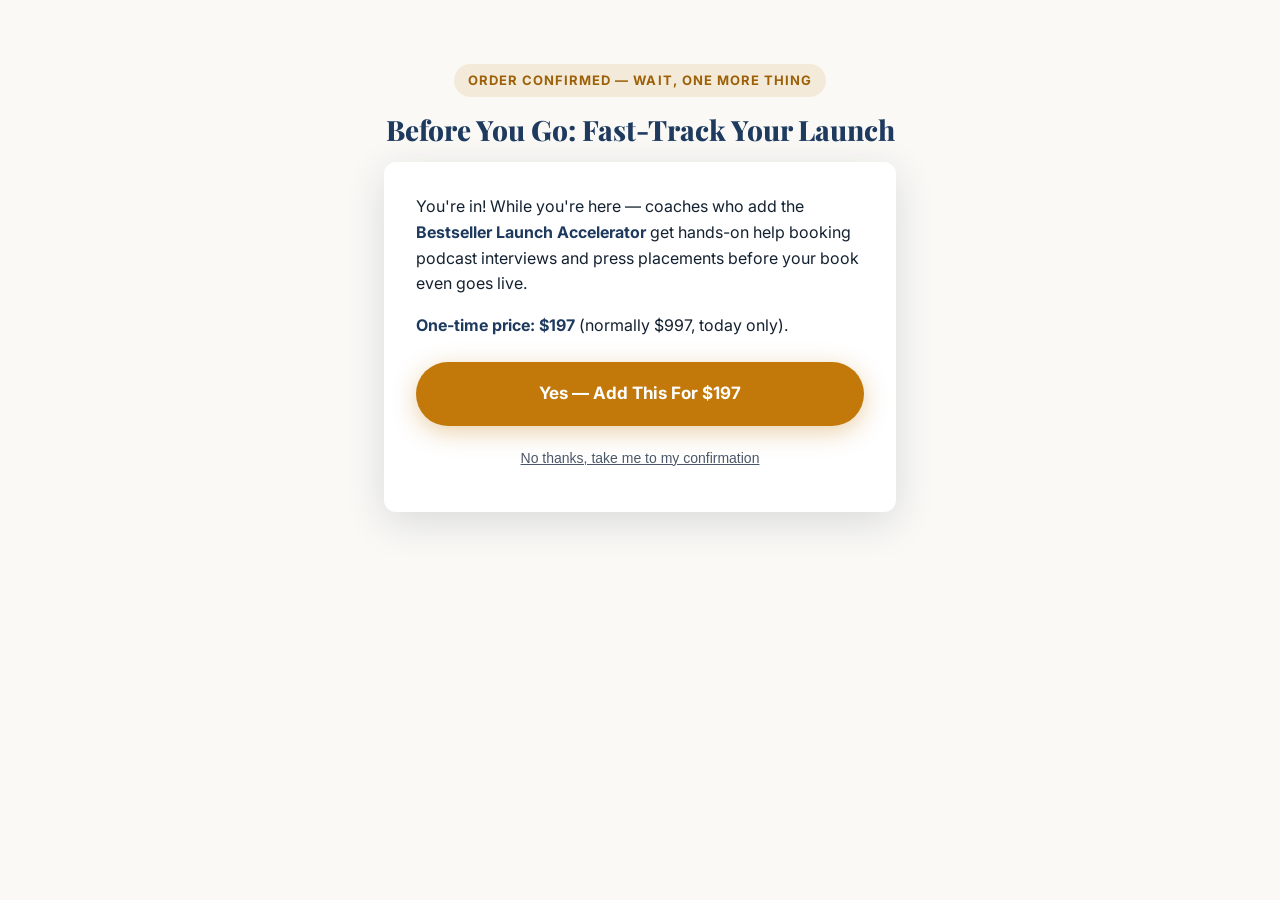
<file: oto.html>
<!DOCTYPE html>
<html lang="en">
<head>
<meta charset="UTF-8">
<meta name="viewport" content="width=device-width, initial-scale=1">
<title>Wait — One More Thing | Breakthrough Author Live</title>
<link rel="stylesheet" href="style.css">
<style>
  body { padding-bottom: var(--space-6); }
  .oto-wrap { max-width: 560px; margin: var(--space-6) auto; padding: 0 var(--space-3); text-align: center; }
  .oto-card { background: var(--color-card); border-radius: var(--radius); box-shadow: var(--shadow-card-lg); padding: var(--space-4); text-align: left; }
  .oto-actions { display: flex; flex-direction: column; gap: 10px; margin-top: var(--space-3); }
  .btn-decline { background: none; border: none; color: var(--color-muted-foreground); font-size: 14px; text-decoration: underline; cursor: pointer; min-height: 44px; }
</style>
</head>
<body>
<div class="oto-wrap">
  <span class="eyebrow">Order confirmed &mdash; wait, one more thing</span>
  <h1 style="font-size:28px;">Before You Go: Fast-Track Your Launch</h1>
  <div class="oto-card">
    <p>You're in! While you're here &mdash; coaches who add the <strong>Bestseller Launch Accelerator</strong> get hands-on help booking podcast interviews and press placements before your book even goes live.</p>
    <p><strong>One-time price: $197</strong> (normally $997, today only).</p>
    <div class="oto-actions">
      <a href="thankyou.html?oto=yes" class="btn btn-primary" data-cta="buy">Yes — Add This For $197</a>
      <button type="button" class="btn-decline" onclick="window.location.href='thankyou.html?oto=no'">No thanks, take me to my confirmation</button>
    </div>
  </div>
</div>
</body>
</html>
</file>
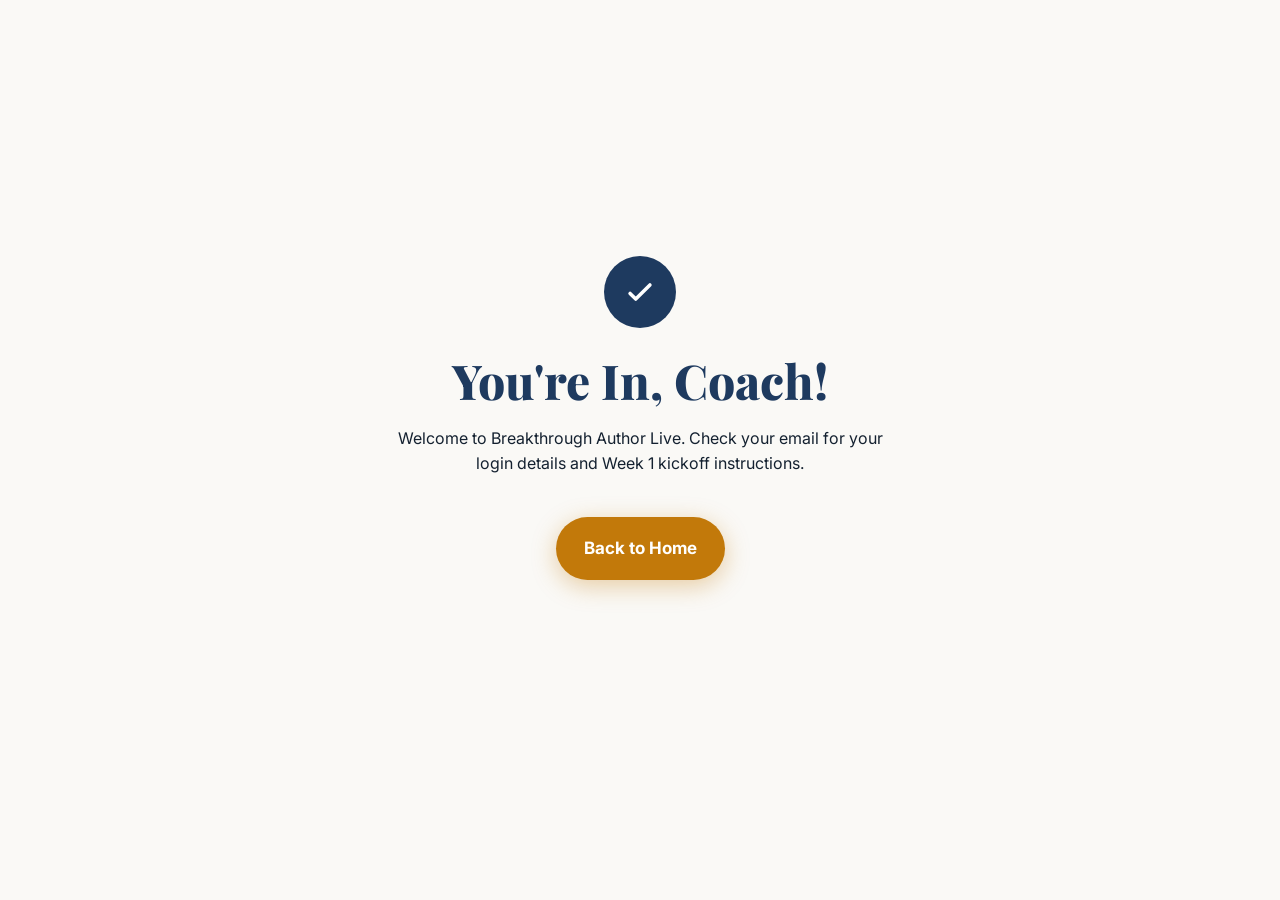
<file: thankyou.html>
<!DOCTYPE html>
<html lang="en">
<head>
<meta charset="UTF-8">
<meta name="viewport" content="width=device-width, initial-scale=1">
<title>You're In! | Breakthrough Author Live</title>
<link rel="stylesheet" href="style.css">
<style>
  body { padding-bottom: var(--space-6); display: flex; align-items: center; min-height: 100vh; }
  .ty-wrap { max-width: 560px; margin: 0 auto; padding: var(--space-4) var(--space-3); text-align: center; }
  .check-circle {
    width: 72px; height: 72px; border-radius: 50%; background: var(--color-primary);
    color: #fff; display: flex; align-items: center; justify-content: center; margin: 0 auto var(--space-3);
  }
</style>
</head>
<body>
<div class="ty-wrap">
  <div class="check-circle">
    <svg width="34" height="34" viewBox="0 0 24 24" fill="none" stroke="currentColor" stroke-width="2.5" stroke-linecap="round" stroke-linejoin="round" aria-hidden="true"><path d="M5 13l4 4L19 7"/></svg>
  </div>
  <h1>You're In, <span id="ty-name">Coach</span>!</h1>
  <p>Welcome to Breakthrough Author Live. Check your email for your login details and Week 1 kickoff instructions.</p>
  <p id="ty-oto-msg" style="display:none;color:var(--color-muted-foreground);"></p>
  <a href="index.html" class="btn btn-primary" style="margin-top:var(--space-3);">Back to Home</a>
</div>

<script>
  var order = JSON.parse(localStorage.getItem('bal_order') || 'null');
  if (order && order.name) {
    document.getElementById('ty-name').textContent = order.name.split(' ')[0];
  }
  var params = new URLSearchParams(window.location.search);
  var otoMsg = document.getElementById('ty-oto-msg');
  if (params.get('oto') === 'yes') {
    otoMsg.textContent = 'Your Bestseller Launch Accelerator has been added — our team will reach out with next steps.';
    otoMsg.style.display = 'block';
  } else if (params.get('oto') === 'no') {
    otoMsg.textContent = 'No worries — you can add the Launch Accelerator later from inside the Mastermind.';
    otoMsg.style.display = 'block';
  }
  console.log('[pixel] Purchase confirmed (placeholder)');
</script>
</body>
</html>
</file>
<file: style.css>
@import url('https://fonts.googleapis.com/css2?family=Inter:wght@400;500;600;700;800&family=Playfair+Display:ital,wght@0,600;0,700;0,800;1,600&display=swap');

:root {
  --color-primary: #1E3A5F;
  --color-primary-dark: #12233b;
  --color-accent: #C2790A;
  --color-accent-dark: #9c6108;
  --color-background: #FAF9F6;
  --color-foreground: #142130;
  --color-card: #FFFFFF;
  --color-muted: #F1F0EA;
  --color-muted-foreground: #4B5768;
  --color-border: #E3E1D6;
  --color-destructive: #B3261E;

  --font-heading: 'Playfair Display', Georgia, serif;
  --font-body: 'Inter', -apple-system, BlinkMacSystemFont, sans-serif;

  --space-1: 8px;
  --space-2: 16px;
  --space-3: 24px;
  --space-4: 32px;
  --space-5: 48px;
  --space-6: 64px;
  --space-7: 96px;

  --radius: 12px;
  --shadow-card: 0 4px 20px rgba(20, 33, 48, 0.08);
  --shadow-card-lg: 0 10px 40px rgba(20, 33, 48, 0.14);
}

* { box-sizing: border-box; }
html { scroll-behavior: smooth; }

@media (prefers-reduced-motion: reduce) {
  html { scroll-behavior: auto; }
  * { animation-duration: 0.001ms !important; animation-iteration-count: 1 !important; transition-duration: 0.001ms !important; }
}

body {
  margin: 0;
  font-family: var(--font-body);
  background: var(--color-background);
  color: var(--color-foreground);
  font-size: 16px;
  line-height: 1.6;
  -webkit-font-smoothing: antialiased;
  padding-bottom: 84px; /* room for sticky mobile CTA */
}

img, svg { max-width: 100%; display: block; }

h1, h2, h3 { font-family: var(--font-heading); line-height: 1.2; margin: 0 0 var(--space-2); color: var(--color-primary); }
h1 { font-size: clamp(28px, 6vw, 48px); font-weight: 800; }
h2 { font-size: clamp(24px, 4.5vw, 36px); font-weight: 700; }
h3 { font-size: clamp(19px, 3vw, 22px); font-weight: 700; }
p { margin: 0 0 var(--space-2); color: var(--color-foreground); }
strong { color: var(--color-primary); }

a { color: inherit; }

.container {
  max-width: 1080px;
  margin: 0 auto;
  padding: 0 var(--space-3);
}

section { padding: var(--space-6) 0; }
section.tight { padding: var(--space-5) 0; }

.section-head { text-align: center; max-width: 720px; margin: 0 auto var(--space-4); }
.eyebrow {
  display: inline-block;
  font-family: var(--font-body);
  font-weight: 700;
  font-size: 13px;
  letter-spacing: 0.08em;
  text-transform: uppercase;
  color: var(--color-accent-dark);
  background: rgba(194,121,10,0.12);
  padding: 6px 14px;
  border-radius: 999px;
  margin-bottom: var(--space-2);
}

/* Buttons */
.btn {
  display: inline-flex;
  align-items: center;
  justify-content: center;
  gap: 8px;
  font-family: var(--font-body);
  font-weight: 700;
  font-size: 17px;
  padding: 18px 28px;
  border-radius: 999px;
  border: none;
  cursor: pointer;
  text-decoration: none;
  min-height: 44px;
  transition: transform 150ms ease, box-shadow 150ms ease, background-color 150ms ease;
  touch-action: manipulation;
}
.btn:focus-visible { outline: 3px solid var(--color-primary); outline-offset: 3px; }
.btn-primary {
  background: var(--color-accent);
  color: #fff;
  box-shadow: 0 6px 24px rgba(194,121,10,0.35);
}
.btn-primary:hover { background: var(--color-accent-dark); transform: translateY(-1px); }
.btn-block { width: 100%; }
.btn-sub { display: block; text-align: center; font-size: 13px; color: var(--color-muted-foreground); margin-top: var(--space-1); font-weight: 500; }

.buy-block { text-align: center; padding: var(--space-4) 0; }

/* Hero */
.hero {
  background: linear-gradient(180deg, var(--color-primary) 0%, var(--color-primary-dark) 100%);
  color: #fff;
  padding: var(--space-5) 0 var(--space-6);
}
.hero h1, .hero .sub { color: #fff; }
.hero .container { text-align: center; }
.hero h1 { max-width: 900px; margin-left: auto; margin-right: auto; }
.hero .sub {
  font-size: clamp(15px, 2.6vw, 19px);
  color: #DCE6F2;
  max-width: 720px;
  margin: 0 auto var(--space-4);
  font-weight: 500;
}
.hero .sub .dot { color: var(--color-accent); margin: 0 8px; }

.video-frame {
  position: relative;
  max-width: 780px;
  margin: 0 auto var(--space-4);
  border-radius: var(--radius);
  overflow: hidden;
  box-shadow: var(--shadow-card-lg);
  aspect-ratio: 16 / 9;
  background: #0F1C2E;
}
.video-frame video { width: 100%; height: 100%; object-fit: cover; }

.trust-bar {
  margin-top: var(--space-5);
  display: flex;
  flex-wrap: wrap;
  justify-content: center;
  align-items: center;
  gap: var(--space-3);
}
.trust-bar .logo-pill {
  font-family: var(--font-heading);
  font-weight: 700;
  font-size: 18px;
  color: #EAF0F8;
  opacity: 0.85;
  letter-spacing: 0.02em;
}
.trust-bar .stat-pill {
  background: rgba(255,255,255,0.08);
  border: 1px solid rgba(255,255,255,0.18);
  padding: 8px 16px;
  border-radius: 999px;
  font-size: 13px;
  font-weight: 600;
  color: #EAF0F8;
}

/* Sound familiar */
.familiar-list { list-style: none; margin: 0; padding: 0; max-width: 680px; margin-inline: auto; }
.familiar-list li {
  display: flex;
  gap: 14px;
  align-items: flex-start;
  padding: 14px 0;
  border-bottom: 1px solid var(--color-border);
  font-size: 17px;
}
.familiar-list li:last-child { border-bottom: none; }
.familiar-list svg { flex-shrink: 0; margin-top: 3px; color: var(--color-accent); }
.familiar-close { text-align: center; font-weight: 700; font-size: 19px; color: var(--color-primary); margin-top: var(--space-3); }

/* About / credibility */
.about-grid {
  display: grid;
  grid-template-columns: 1fr;
  gap: var(--space-4);
  align-items: center;
}
@media (min-width: 768px) {
  .about-grid { grid-template-columns: 320px 1fr; gap: var(--space-5); }
}
.about-photo { border-radius: var(--radius); overflow: hidden; box-shadow: var(--shadow-card); }
.about-copy p { font-size: 17px; }
.stat-grid {
  display: grid;
  grid-template-columns: repeat(2, 1fr);
  gap: var(--space-2);
  margin-top: var(--space-3);
}
@media (min-width: 640px) { .stat-grid { grid-template-columns: repeat(4, 1fr); } }
.stat-card {
  background: var(--color-muted);
  border-radius: var(--radius);
  padding: var(--space-2);
  text-align: center;
}
.stat-card .num { font-family: var(--font-heading); font-size: 26px; font-weight: 800; color: var(--color-accent-dark); display: block; }
.stat-card .label { font-size: 13px; color: var(--color-muted-foreground); font-weight: 600; }

.badge-row { display: flex; flex-wrap: wrap; gap: var(--space-2) var(--space-3); align-items: center; margin-top: var(--space-3); }
.badge-row .word { font-family: var(--font-heading); font-weight: 700; color: var(--color-muted-foreground); font-size: 16px; }

/* Case studies */
.case-grid {
  display: grid;
  grid-template-columns: 1fr;
  gap: var(--space-3);
}
@media (min-width: 768px) { .case-grid { grid-template-columns: repeat(3, 1fr); } }
.case-card {
  background: var(--color-card);
  border-radius: var(--radius);
  box-shadow: var(--shadow-card);
  overflow: hidden;
  display: flex;
  flex-direction: column;
}
.case-card img { aspect-ratio: 1/1; object-fit: cover; }
.case-card .body { padding: var(--space-3); flex: 1; display: flex; flex-direction: column; }
.case-card h3 { margin-bottom: 6px; }
.case-card .desc { font-size: 15px; color: var(--color-muted-foreground); margin-bottom: var(--space-2); }
.case-card ul { list-style: none; margin: 0; padding: 0; margin-top: auto; }
.case-card li {
  font-size: 14.5px;
  font-weight: 600;
  padding: 6px 0 6px 22px;
  position: relative;
  color: var(--color-primary);
}
.case-card li::before {
  content: "";
  position: absolute;
  left: 0; top: 12px;
  width: 8px; height: 8px;
  border-radius: 50%;
  background: var(--color-accent);
}
.pull-quote {
  max-width: 700px;
  margin: var(--space-5) auto 0;
  text-align: center;
  font-family: var(--font-heading);
  font-style: italic;
  font-size: clamp(18px, 3vw, 24px);
  color: var(--color-primary);
}
.pull-quote cite { display: block; font-family: var(--font-body); font-style: normal; font-size: 14px; margin-top: var(--space-2); color: var(--color-muted-foreground); }

/* Wrong section */
.wrong-grid { display: grid; grid-template-columns: 1fr; gap: var(--space-3); }
@media (min-width: 768px) { .wrong-grid { grid-template-columns: repeat(3, 1fr); } }
.wrong-card {
  background: #FBF1EC;
  border: 1px solid #F1D9CB;
  border-radius: var(--radius);
  padding: var(--space-3);
}
.wrong-card .x-icon {
  width: 36px; height: 36px;
  border-radius: 50%;
  background: var(--color-destructive);
  color: #fff;
  display: flex; align-items: center; justify-content: center;
  margin-bottom: var(--space-2);
}
.wrong-close { text-align: center; font-weight: 700; font-size: 19px; margin-top: var(--space-3); color: var(--color-primary); }

/* Weeks */
.week-grid { display: grid; grid-template-columns: 1fr; gap: var(--space-3); }
@media (min-width: 640px) { .week-grid { grid-template-columns: repeat(2, 1fr); } }
.week-card {
  background: var(--color-card);
  border: 1px solid var(--color-border);
  border-radius: var(--radius);
  padding: var(--space-3);
  box-shadow: var(--shadow-card);
  position: relative;
}
.week-card .week-num {
  display: inline-flex;
  align-items: center; justify-content: center;
  width: 40px; height: 40px;
  border-radius: 50%;
  background: var(--color-primary);
  color: #fff;
  font-family: var(--font-heading);
  font-weight: 800;
  font-size: 17px;
  margin-bottom: var(--space-2);
}
.week-card .value {
  display: inline-block;
  margin-top: var(--space-2);
  font-size: 13px;
  font-weight: 700;
  color: var(--color-accent-dark);
  background: rgba(194,121,10,0.12);
  padding: 4px 10px;
  border-radius: 999px;
}

/* Bonus stack */
.bonus-list { display: flex; flex-direction: column; gap: var(--space-2); max-width: 760px; margin: 0 auto; }
.bonus-item {
  display: flex;
  justify-content: space-between;
  align-items: flex-start;
  gap: var(--space-3);
  background: var(--color-card);
  border: 1px solid var(--color-border);
  border-radius: var(--radius);
  padding: var(--space-3);
}
.bonus-item .info h3 { margin-bottom: 4px; font-size: 18px; }
.bonus-item .info p { font-size: 15px; color: var(--color-muted-foreground); margin: 0; }
.bonus-item .value {
  white-space: nowrap;
  font-weight: 800;
  color: var(--color-accent-dark);
  font-family: var(--font-heading);
}
.total-value {
  text-align: center;
  margin-top: var(--space-4);
  font-family: var(--font-heading);
  font-size: clamp(20px, 3.5vw, 28px);
  font-weight: 800;
  color: var(--color-primary);
}
.total-value span { color: var(--color-accent-dark); }

/* Price section */
.price-box {
  max-width: 560px;
  margin: 0 auto;
  background: var(--color-card);
  border-radius: var(--radius);
  box-shadow: var(--shadow-card-lg);
  border: 2px solid var(--color-accent);
  padding: var(--space-4);
  text-align: center;
}
.price-display { margin: var(--space-3) 0; }
.price-display .was { text-decoration: line-through; color: var(--color-muted-foreground); font-size: 22px; margin-right: 10px; }
.price-display .now { font-family: var(--font-heading); font-size: 44px; font-weight: 800; color: var(--color-accent-dark); }
.price-display .code {
  display: inline-block; margin-top: 8px;
  font-size: 13px; font-weight: 700; letter-spacing: 0.04em;
  color: var(--color-primary);
  background: var(--color-muted);
  padding: 6px 12px; border-radius: 999px;
}
.guarantee-badge {
  margin-top: var(--space-3);
  display: flex; gap: 10px; align-items: flex-start;
  background: var(--color-muted);
  border-radius: var(--radius);
  padding: var(--space-2);
  text-align: left;
  font-size: 14px;
  color: var(--color-muted-foreground);
}
.guarantee-badge svg { flex-shrink: 0; color: var(--color-accent-dark); margin-top: 2px; }

/* for / not for */
.fitcheck-grid { display: grid; grid-template-columns: 1fr; gap: var(--space-3); }
@media (min-width: 768px) { .fitcheck-grid { grid-template-columns: 1fr 1fr; } }
.fitcheck-card { border-radius: var(--radius); padding: var(--space-3); }
.fitcheck-card.yes { background: #EEF6EF; border: 1px solid #CFE7D2; }
.fitcheck-card.no { background: #FBF1EC; border: 1px solid #F1D9CB; }
.fitcheck-card h3 { display: flex; align-items: center; gap: 8px; }
.fitcheck-card ul { list-style: none; margin: 0; padding: 0; }
.fitcheck-card li { padding: 8px 0 8px 26px; position: relative; font-size: 15.5px; }
.fitcheck-card.yes li::before { content: "✓"; position: absolute; left: 0; color: #1E7A34; font-weight: 800; }
.fitcheck-card.no li::before { content: "✕"; position: absolute; left: 0; color: var(--color-destructive); font-weight: 800; }

/* FAQ */
.faq-list { max-width: 760px; margin: 0 auto; display: flex; flex-direction: column; gap: 10px; }
.faq-item {
  background: var(--color-card);
  border: 1px solid var(--color-border);
  border-radius: var(--radius);
  overflow: hidden;
}
.faq-item summary {
  cursor: pointer;
  list-style: none;
  padding: var(--space-2) var(--space-3);
  font-weight: 700;
  color: var(--color-primary);
  display: flex;
  justify-content: space-between;
  align-items: center;
  gap: 12px;
  min-height: 44px;
}
.faq-item summary::-webkit-details-marker { display: none; }
.faq-item summary .chev { transition: transform 200ms ease; flex-shrink: 0; color: var(--color-accent-dark); }
.faq-item[open] summary .chev { transform: rotate(180deg); }
.faq-item .answer { padding: 0 var(--space-3) var(--space-3); color: var(--color-muted-foreground); font-size: 15.5px; }

/* Final CTA */
.final-cta { background: var(--color-primary); color: #fff; text-align: center; }
.final-cta h2, .final-cta p { color: #fff; }
.final-cta .container { max-width: 700px; }
.final-cta .signoff { margin-top: var(--space-4); font-style: italic; color: #DCE6F2; }

/* Sticky mobile CTA */
.sticky-cta {
  position: fixed;
  bottom: 0; left: 0; right: 0;
  background: #fff;
  border-top: 1px solid var(--color-border);
  padding: 10px var(--space-2);
  padding-bottom: max(10px, env(safe-area-inset-bottom));
  box-shadow: 0 -6px 20px rgba(0,0,0,0.08);
  z-index: 100;
}
.sticky-cta .btn { width: 100%; }
@media (min-width: 900px) { .sticky-cta { display: none; } }

.section-alt { background: var(--color-muted); }

footer.site-footer {
  text-align: center;
  padding: var(--space-4) var(--space-3);
  font-size: 13px;
  color: var(--color-muted-foreground);
}

.visually-hidden {
  position: absolute; width: 1px; height: 1px;
  padding: 0; margin: -1px; overflow: hidden;
  clip: rect(0,0,0,0); white-space: nowrap; border: 0;
}
</file>
